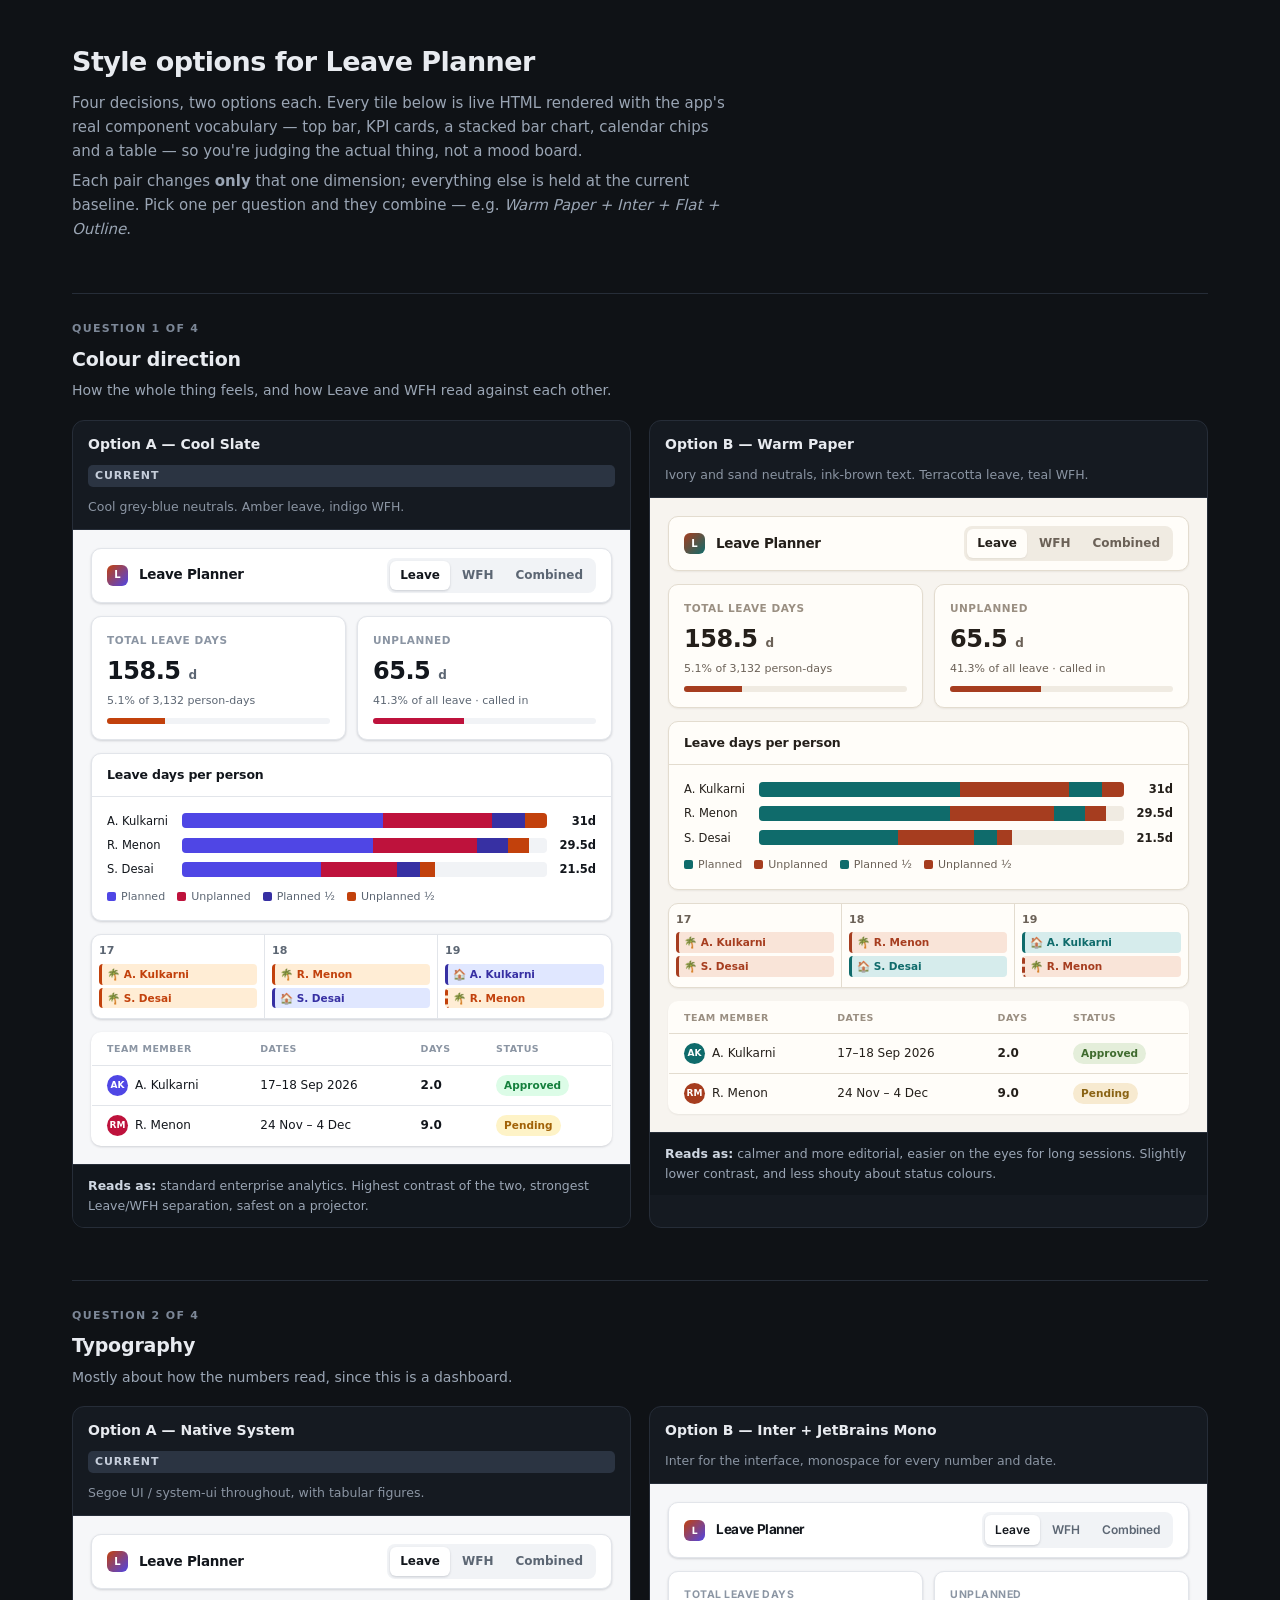
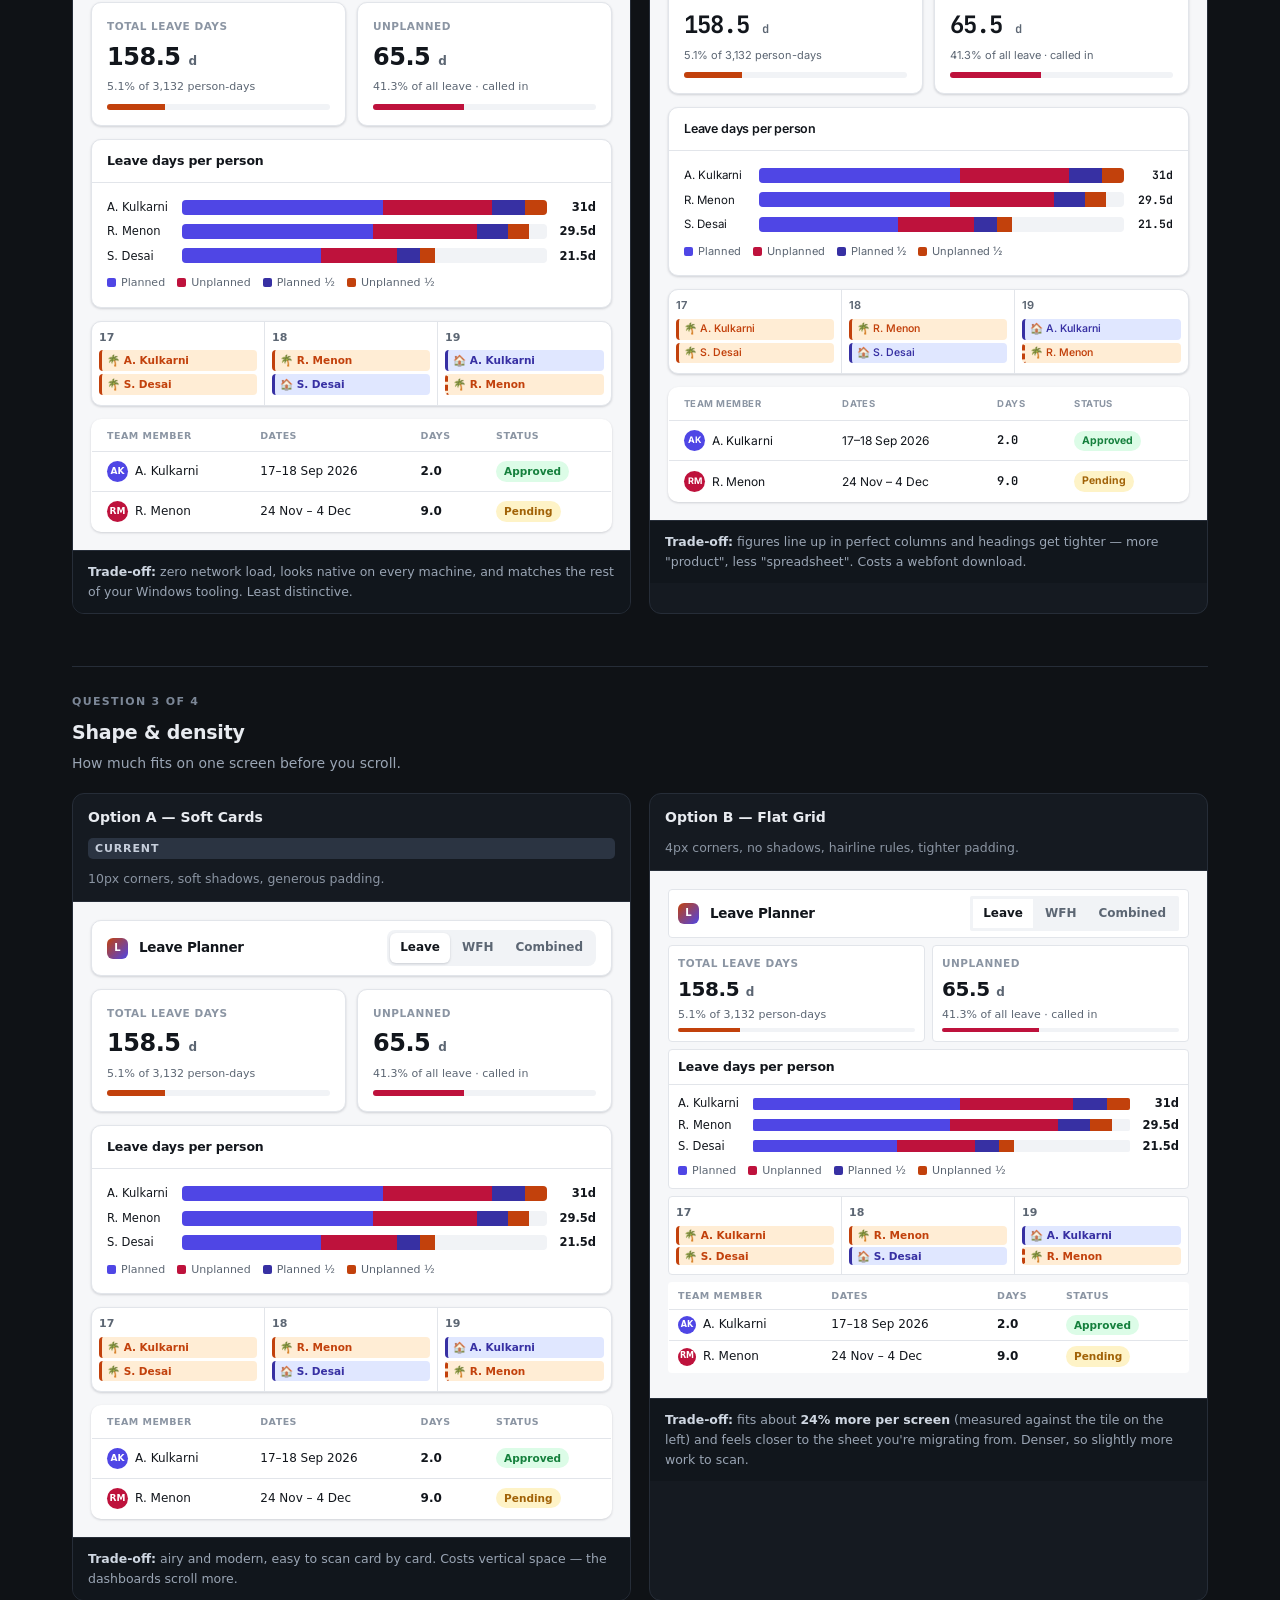
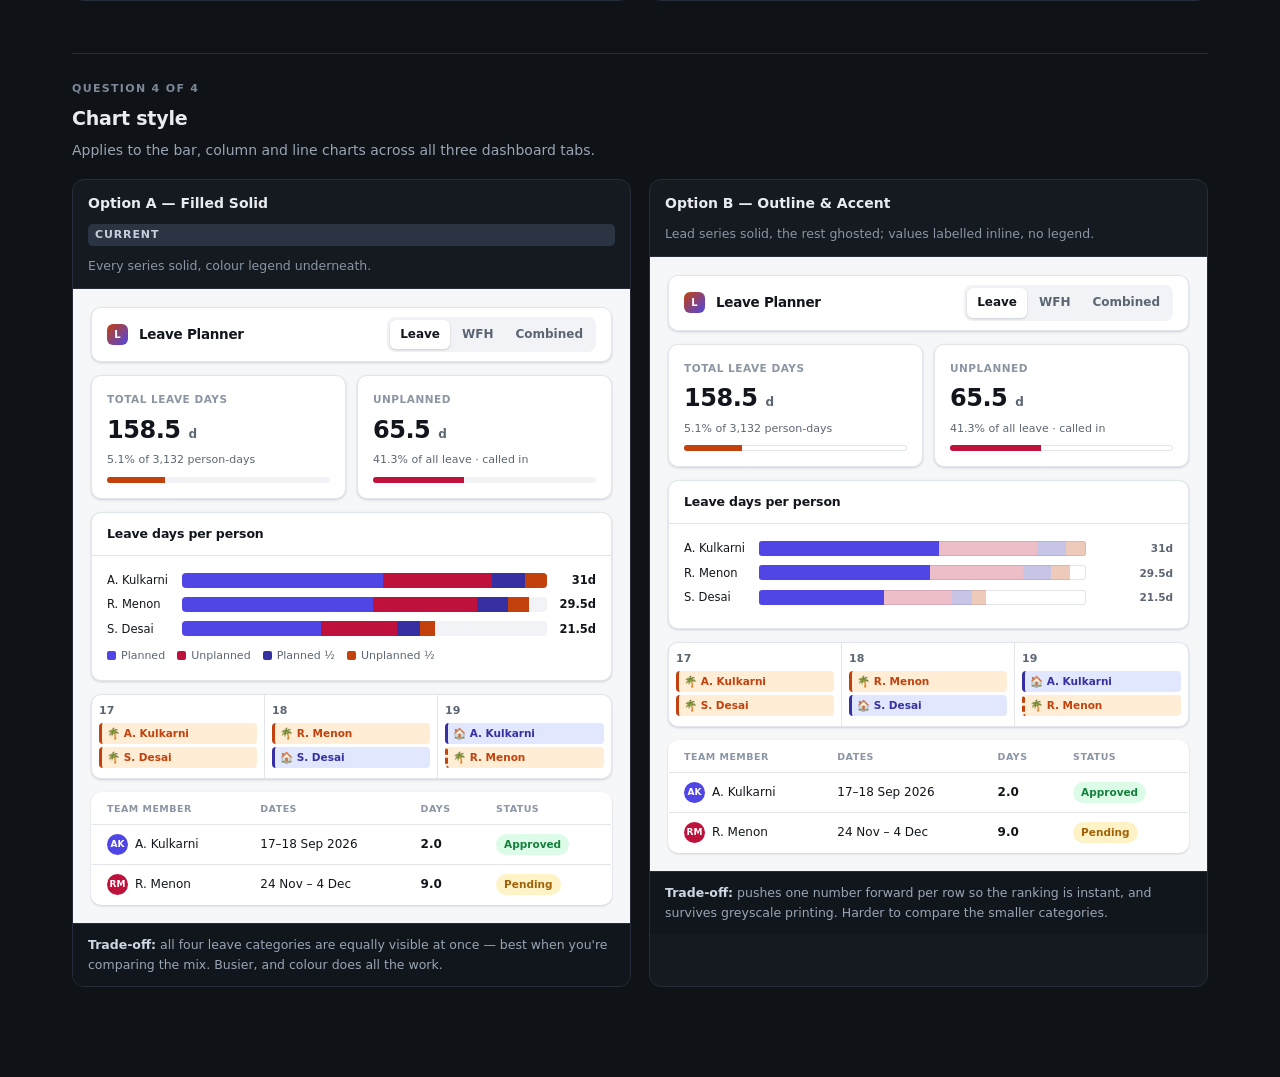
<file: design-options.html>
<!doctype html>
<html lang="en">
<head>
<meta charset="utf-8">
<meta name="viewport" content="width=device-width,initial-scale=1">
<title>Leave Planner — style options</title>
<link rel="preconnect" href="https://fonts.googleapis.com">
<link rel="preconnect" href="https://fonts.gstatic.com" crossorigin>
<link href="https://fonts.googleapis.com/css2?family=Inter:wght@400;500;600;700&family=JetBrains+Mono:wght@500;700&display=swap" rel="stylesheet">
<style>
/* ============ page chrome (not part of the options) ============ */
*{box-sizing:border-box}
body{margin:0;background:#0f1216;color:#e8ebf0;
  font:15px/1.6 system-ui,-apple-system,"Segoe UI",Roboto,sans-serif;-webkit-font-smoothing:antialiased}
.page{max-width:1180px;margin:0 auto;padding:40px 22px 90px}
.lede h1{font-size:27px;margin:0 0 8px;letter-spacing:-.02em}
.lede p{color:#9aa5b4;margin:0 0 6px;max-width:70ch}
.q{margin:52px 0 16px;padding-top:26px;border-top:1px solid #262d38}
.q .n{font-size:11px;font-weight:800;letter-spacing:.12em;text-transform:uppercase;color:#7c8797}
.q h2{font-size:19px;margin:6px 0 5px;letter-spacing:-.01em}
.q p{color:#9aa5b4;margin:0;font-size:14px;max-width:74ch}
.pair{display:grid;grid-template-columns:1fr 1fr;gap:18px;margin-top:18px}
@media(max-width:860px){.pair{grid-template-columns:1fr}}
.opt{border:1px solid #262d38;border-radius:12px;overflow:hidden;background:#151a21}
.opt>header{padding:12px 15px;border-bottom:1px solid #262d38;display:flex;gap:10px;align-items:baseline;flex-wrap:wrap}
.opt>header b{font-size:14px}
.opt>header .tag{font-size:11px;font-weight:800;letter-spacing:.08em;text-transform:uppercase;
  background:#2b3442;color:#c6cedb;padding:2px 7px;border-radius:5px}
.opt>header span{color:#8b95a3;font-size:12.5px;flex-basis:100%}
.stage{padding:18px;background:var(--bg)}
.verdict{padding:11px 15px;border-top:1px solid #262d38;color:#9aa5b4;font-size:12.5px;background:#11161c}
.verdict b{color:#cfd7e2}

/* ============ shared demo component vocabulary ============ */
/* Baseline tokens; each variant class below overrides only its own dimension. */
.demo{
  --bg:#f6f7f9; --surface:#fff; --surface2:#f1f3f6; --line:#e2e5ea;
  --text:#12161c; --muted:#5c6673; --faint:#8b95a3;
  --leave:#c2410c; --leaveBg:#ffedd5; --wfh:#3730a3; --wfhBg:#e0e7ff;
  --ok:#15803d; --okBg:#dcfce7; --warn:#a16207; --warnBg:#fef3c7;
  --accent:#1d4ed8; --c1:#4f46e5; --c4:#be123c;
  --r:10px; --pad:15px; --shadow:0 1px 2px rgba(16,24,40,.07),0 1px 3px rgba(16,24,40,.1);
  --ui:system-ui,-apple-system,"Segoe UI",Roboto,sans-serif;
  --num:system-ui,-apple-system,"Segoe UI",Roboto,sans-serif;
  --numFeat:"tnum" 1; --headWeight:650; --headTrack:-.01em;
  color:var(--text);font-family:var(--ui);
}
.demo .bar{display:flex;align-items:center;gap:11px;padding:9px var(--pad);
  background:var(--surface);border:1px solid var(--line);border-radius:var(--r);box-shadow:var(--shadow);margin-bottom:13px}
.demo .brandmark{width:21px;height:21px;border-radius:6px;background:linear-gradient(135deg,var(--leave),var(--c1));
  display:grid;place-items:center;color:#fff;font-size:10px;font-weight:800}
.demo .brandname{font-weight:700;letter-spacing:-.02em;font-size:13.5px}
.demo .tabs{display:flex;gap:2px;background:var(--surface2);padding:3px;border-radius:calc(var(--r) - 2px);margin-left:auto}
.demo .tabs i{font-style:normal;padding:5px 10px;border-radius:calc(var(--r) - 4px);font-size:12px;font-weight:600;color:var(--muted)}
.demo .tabs i.on{background:var(--surface);color:var(--text);box-shadow:var(--shadow)}
.demo .cards{display:grid;grid-template-columns:1fr 1fr;gap:11px;margin-bottom:13px}
.demo .kpi{background:var(--surface);border:1px solid var(--line);border-radius:var(--r);padding:var(--pad);box-shadow:var(--shadow)}
.demo .kpi .k{font-size:10.5px;text-transform:uppercase;letter-spacing:.05em;color:var(--faint);font-weight:700}
.demo .kpi .v{font-size:24px;font-weight:700;letter-spacing:-.02em;margin-top:3px;
  font-family:var(--num);font-feature-settings:var(--numFeat)}
.demo .kpi .v small{font-size:12px;color:var(--muted);font-weight:600}
.demo .kpi .d{font-size:11px;color:var(--muted);margin-top:2px}
.demo .meter{height:6px;border-radius:3px;background:var(--surface2);margin-top:8px;overflow:hidden;display:flex}
.demo .panel{background:var(--surface);border:1px solid var(--line);border-radius:var(--r);box-shadow:var(--shadow);overflow:hidden;margin-bottom:13px}
.demo .panel>h4{margin:0;padding:11px var(--pad);border-bottom:1px solid var(--line);font-size:12.5px;
  font-weight:var(--headWeight);letter-spacing:var(--headTrack)}
.demo .panel>.body{padding:var(--pad)}
.demo .brow{display:grid;grid-template-columns:66px 1fr 40px;gap:9px;align-items:center;margin-bottom:6px;font-size:11.5px}
.demo .brow .track{display:flex;height:15px;border-radius:4px;overflow:hidden;background:var(--surface2)}
.demo .brow .track b{display:block;height:100%}
.demo .brow .amt{text-align:right;font-weight:650;font-family:var(--num);font-feature-settings:var(--numFeat)}
.demo .legend{display:flex;gap:12px;font-size:11px;color:var(--muted);margin-top:9px}
.demo .legend span{display:flex;align-items:center;gap:5px}
.demo .legend u{width:9px;height:9px;border-radius:2px;display:block;text-decoration:none}
.demo .days{display:grid;grid-template-columns:1fr 1fr 1fr;gap:0;border:1px solid var(--line);
  border-radius:var(--r);overflow:hidden;background:var(--surface);box-shadow:var(--shadow);margin-bottom:13px}
.demo .day{padding:7px;border-right:1px solid var(--line);min-height:74px}
.demo .day:last-child{border-right:0}
.demo .day .dn{font-size:11px;font-weight:650;color:var(--muted);margin-bottom:4px}
.demo .chip{display:flex;align-items:center;gap:4px;font-size:10.5px;padding:2px 5px;border-radius:4px;
  margin-bottom:3px;border-left:3px solid;font-weight:550;white-space:nowrap}
.demo .chip.l{background:var(--leaveBg);color:var(--leave);border-color:var(--leave)}
.demo .chip.w{background:var(--wfhBg);color:var(--wfh);border-color:var(--wfh)}
.demo .chip.pend{border-left-style:dashed}
.demo table{width:100%;border-collapse:collapse;background:var(--surface);
  border:1px solid var(--line);border-radius:var(--r);overflow:hidden;box-shadow:var(--shadow)}
.demo th{text-align:left;font-size:9.5px;text-transform:uppercase;letter-spacing:.05em;color:var(--faint);
  padding:8px var(--pad);border-bottom:1px solid var(--line);font-weight:700}
.demo td{padding:9px var(--pad);border-bottom:1px solid var(--line);font-size:12px}
.demo tr:last-child td{border-bottom:0}
.demo td.n{font-family:var(--num);font-feature-settings:var(--numFeat);font-weight:650}
.demo .pill{display:inline-block;padding:2px 8px;border-radius:999px;font-size:10.5px;font-weight:700}
.demo .pill.ok{background:var(--okBg);color:var(--ok)}
.demo .pill.pd{background:var(--warnBg);color:var(--warn)}
.demo .who{display:flex;align-items:center;gap:7px}
.demo .av{width:21px;height:21px;border-radius:50%;display:grid;place-items:center;
  font-size:9px;font-weight:700;color:#fff;background:var(--c1)}

/* ---------- 1. COLOUR ---------- */
.t-warm{
  --bg:#f7f4ef; --surface:#fffdf9; --surface2:#f0ebe2; --line:#e3dccf;
  --text:#241f1a; --muted:#6b6157; --faint:#9a8f82;
  --leave:#a63d1f; --leaveBg:#f9e4d8; --wfh:#0f6b6b; --wfhBg:#d6ecec;
  --ok:#3f6b2e; --okBg:#e4eeda; --warn:#8a6314; --warnBg:#f7ead0;
  --accent:#a63d1f; --c1:#0f6b6b; --c4:#a63d1f;
  --shadow:0 1px 2px rgba(60,45,30,.07);
}
/* ---------- 2. TYPOGRAPHY ---------- */
.f-inter{
  --ui:"Inter",system-ui,sans-serif;
  --num:"JetBrains Mono",ui-monospace,monospace;
  --numFeat:normal; --headWeight:600; --headTrack:-.015em;
}
.f-inter .kpi .v{letter-spacing:-.04em}
.f-inter .brandname{letter-spacing:-.03em}
/* ---------- 3. SHAPE & DENSITY ---------- */
.s-flat{
  --r:4px; --pad:9px; --shadow:none;
}
.s-flat .day{min-height:54px}
.s-flat .kpi .v{font-size:20px;margin-top:1px}
.s-flat .kpi .d{margin-top:1px}
.s-flat .meter{margin-top:5px;height:4px}
.s-flat .bar{margin-bottom:7px;padding:6px var(--pad)}
.s-flat .panel,.s-flat table,.s-flat .days,.s-flat .cards{margin-bottom:7px}
.s-flat .cards{gap:7px}
.s-flat .brow{margin-bottom:3px}
.s-flat .brow .track{height:12px;border-radius:2px}
.s-flat .panel>h4{padding:7px var(--pad)}
.s-flat .panel>.body{padding:var(--pad)}
.s-flat th{padding:5px var(--pad)}
.s-flat td{padding:5px var(--pad)}
.s-flat .legend{margin-top:6px}
.s-flat .chip{margin-bottom:2px;padding:1px 5px}
.s-flat .av{width:18px;height:18px;font-size:8px}
/* ---------- 4. CHART STYLE ---------- */
.c-outline .brow .track{background:transparent;box-shadow:inset 0 0 0 1px var(--line);border-radius:3px}
.c-outline .brow .track b{opacity:.28}
.c-outline .brow .track b:first-child{opacity:1}
.c-outline .meter{background:transparent;box-shadow:inset 0 0 0 1px var(--line)}
.c-outline .legend{display:none}
.c-outline .brow{grid-template-columns:66px 1fr 78px}
.c-outline .brow .amt{font-size:10.5px;color:var(--muted);font-weight:600}
</style>
</head>
<body>
<div class="page">

<div class="lede">
  <h1>Style options for Leave Planner</h1>
  <p>Four decisions, two options each. Every tile below is live HTML rendered with the app's real
     component vocabulary — top bar, KPI cards, a stacked bar chart, calendar chips and a table —
     so you're judging the actual thing, not a mood board.</p>
  <p>Each pair changes <b>only</b> that one dimension; everything else is held at the current
     baseline. Pick one per question and they combine — e.g. <i>Warm Paper + Inter + Flat + Outline</i>.</p>
</div>

<!-- ============ 1. COLOUR ============ -->
<div class="q">
  <div class="n">Question 1 of 4</div>
  <h2>Colour direction</h2>
  <p>How the whole thing feels, and how Leave and WFH read against each other.</p>
</div>
<div class="pair">
  <div class="opt">
    <header><b>Option A — Cool Slate</b><span class="tag">current</span>
      <span>Cool grey-blue neutrals. Amber leave, indigo WFH.</span></header>
    <div class="stage demo"><div id="A1"></div></div>
    <div class="verdict"><b>Reads as:</b> standard enterprise analytics. Highest contrast of the two,
      strongest Leave/WFH separation, safest on a projector.</div>
  </div>
  <div class="opt">
    <header><b>Option B — Warm Paper</b>
      <span>Ivory and sand neutrals, ink-brown text. Terracotta leave, teal WFH.</span></header>
    <div class="stage demo t-warm"><div id="B1"></div></div>
    <div class="verdict"><b>Reads as:</b> calmer and more editorial, easier on the eyes for long
      sessions. Slightly lower contrast, and less shouty about status colours.</div>
  </div>
</div>

<!-- ============ 2. TYPE ============ -->
<div class="q">
  <div class="n">Question 2 of 4</div>
  <h2>Typography</h2>
  <p>Mostly about how the numbers read, since this is a dashboard.</p>
</div>
<div class="pair">
  <div class="opt">
    <header><b>Option A — Native System</b><span class="tag">current</span>
      <span>Segoe UI / system-ui throughout, with tabular figures.</span></header>
    <div class="stage demo"><div id="A2"></div></div>
    <div class="verdict"><b>Trade-off:</b> zero network load, looks native on every machine, and
      matches the rest of your Windows tooling. Least distinctive.</div>
  </div>
  <div class="opt">
    <header><b>Option B — Inter + JetBrains Mono</b>
      <span>Inter for the interface, monospace for every number and date.</span></header>
    <div class="stage demo f-inter"><div id="B2"></div></div>
    <div class="verdict"><b>Trade-off:</b> figures line up in perfect columns and headings get
      tighter — more "product", less "spreadsheet". Costs a webfont download.</div>
  </div>
</div>

<!-- ============ 3. SHAPE ============ -->
<div class="q">
  <div class="n">Question 3 of 4</div>
  <h2>Shape &amp; density</h2>
  <p>How much fits on one screen before you scroll.</p>
</div>
<div class="pair">
  <div class="opt">
    <header><b>Option A — Soft Cards</b><span class="tag">current</span>
      <span>10px corners, soft shadows, generous padding.</span></header>
    <div class="stage demo"><div id="A3"></div></div>
    <div class="verdict"><b>Trade-off:</b> airy and modern, easy to scan card by card. Costs
      vertical space — the dashboards scroll more.</div>
  </div>
  <div class="opt">
    <header><b>Option B — Flat Grid</b>
      <span>4px corners, no shadows, hairline rules, tighter padding.</span></header>
    <div class="stage demo s-flat"><div id="B3"></div></div>
    <div class="verdict"><b>Trade-off:</b> fits about <b>24% more per screen</b> (measured against
      the tile on the left) and feels closer to the sheet you're migrating from. Denser, so
      slightly more work to scan.</div>
  </div>
</div>

<!-- ============ 4. CHARTS ============ -->
<div class="q">
  <div class="n">Question 4 of 4</div>
  <h2>Chart style</h2>
  <p>Applies to the bar, column and line charts across all three dashboard tabs.</p>
</div>
<div class="pair">
  <div class="opt">
    <header><b>Option A — Filled Solid</b><span class="tag">current</span>
      <span>Every series solid, colour legend underneath.</span></header>
    <div class="stage demo"><div id="A4"></div></div>
    <div class="verdict"><b>Trade-off:</b> all four leave categories are equally visible at once —
      best when you're comparing the mix. Busier, and colour does all the work.</div>
  </div>
  <div class="opt">
    <header><b>Option B — Outline &amp; Accent</b>
      <span>Lead series solid, the rest ghosted; values labelled inline, no legend.</span></header>
    <div class="stage demo c-outline"><div id="B4"></div></div>
    <div class="verdict"><b>Trade-off:</b> pushes one number forward per row so the ranking is
      instant, and survives greyscale printing. Harder to compare the smaller categories.</div>
  </div>
</div>

</div>

<script>
/* One markup generator, rendered into every tile. Placeholder names on purpose. */
var PEOPLE = [['AK','A. Kulkarni',31,18],['RM','R. Menon',29.5,16],['SD','S. Desai',21.5,12]];

function block(){
  var rows = PEOPLE.map(function(p){
    var tot = p[2];
    return '<div class="brow"><span>'+p[1]+'</span>'
      + '<span class="track">'
      +   '<b style="width:'+(tot*0.55/31*100)+'%;background:var(--c1)"></b>'
      +   '<b style="width:'+(tot*0.30/31*100)+'%;background:var(--c4)"></b>'
      +   '<b style="width:'+(tot*0.09/31*100)+'%;background:var(--wfh)"></b>'
      +   '<b style="width:'+(tot*0.06/31*100)+'%;background:var(--leave)"></b>'
      + '</span>'
      + '<span class="amt">'+tot+'d</span></div>';
  }).join('');

  return ''
  + '<div class="bar"><span class="brandmark">L</span><span class="brandname">Leave Planner</span>'
  +   '<span class="tabs"><i class="on">Leave</i><i>WFH</i><i>Combined</i></span></div>'

  + '<div class="cards">'
  +   '<div class="kpi"><div class="k">Total leave days</div><div class="v">158.5 <small>d</small></div>'
  +     '<div class="d">5.1% of 3,132 person-days</div>'
  +     '<div class="meter"><b style="width:26%;height:100%;background:var(--leave)"></b></div></div>'
  +   '<div class="kpi"><div class="k">Unplanned</div><div class="v">65.5 <small>d</small></div>'
  +     '<div class="d">41.3% of all leave · called in</div>'
  +     '<div class="meter"><b style="width:41%;height:100%;background:var(--c4)"></b></div></div>'
  + '</div>'

  + '<div class="panel"><h4>Leave days per person</h4><div class="body">' + rows
  +   '<div class="legend">'
  +     '<span><u style="background:var(--c1)"></u>Planned</span>'
  +     '<span><u style="background:var(--c4)"></u>Unplanned</span>'
  +     '<span><u style="background:var(--wfh)"></u>Planned ½</span>'
  +     '<span><u style="background:var(--leave)"></u>Unplanned ½</span>'
  +   '</div></div></div>'

  + '<div class="days">'
  +   '<div class="day"><div class="dn">17</div>'
  +     '<div class="chip l">🌴 A. Kulkarni</div><div class="chip l">🌴 S. Desai</div></div>'
  +   '<div class="day"><div class="dn">18</div>'
  +     '<div class="chip l">🌴 R. Menon</div><div class="chip w">🏠 S. Desai</div></div>'
  +   '<div class="day"><div class="dn">19</div>'
  +     '<div class="chip w">🏠 A. Kulkarni</div><div class="chip l pend">🌴 R. Menon</div></div>'
  + '</div>'

  + '<table><thead><tr><th>Team member</th><th>Dates</th><th>Days</th><th>Status</th></tr></thead><tbody>'
  +   '<tr><td><span class="who"><span class="av">AK</span>A. Kulkarni</span></td>'
  +     '<td>17–18 Sep 2026</td><td class="n">2.0</td><td><span class="pill ok">Approved</span></td></tr>'
  +   '<tr><td><span class="who"><span class="av" style="background:var(--c4)">RM</span>R. Menon</span></td>'
  +     '<td>24 Nov – 4 Dec</td><td class="n">9.0</td><td><span class="pill pd">Pending</span></td></tr>'
  + '</tbody></table>';
}

['A1','B1','A2','B2','A3','B3','A4','B4'].forEach(function(id){
  document.getElementById(id).innerHTML = block();
});
</script>
</body>
</html>
</file>
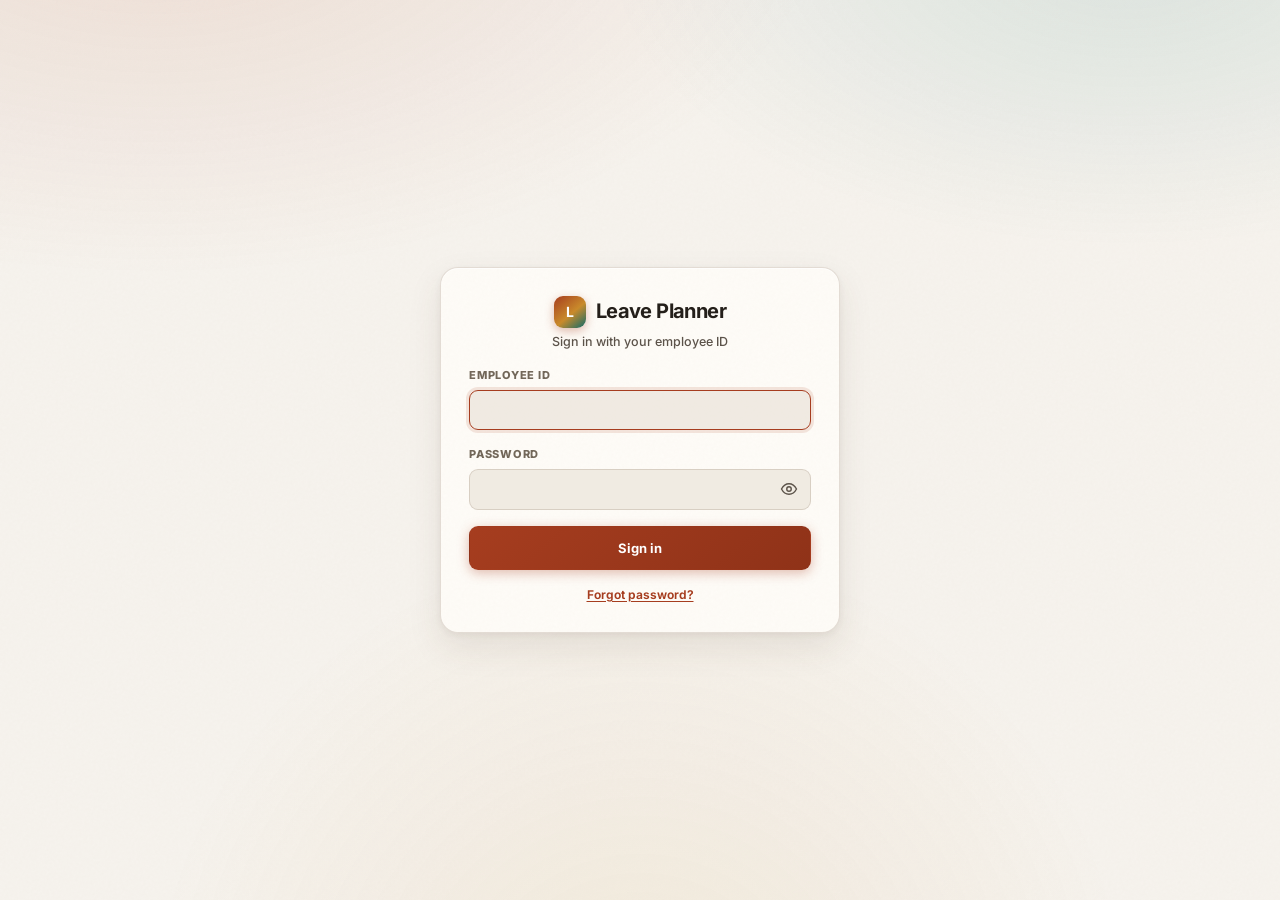
<file: login.html>
<!doctype html>
<html lang="en">
<head>
<meta charset="utf-8">
<meta name="viewport" content="width=device-width,initial-scale=1">
<title>Sign in — Leave Planner</title>
<link rel="icon" href="/favicon.ico" sizes="16x16 32x32 48x48">
<link rel="icon" href="/favicon.svg" type="image/svg+xml">
<link rel="apple-touch-icon" href="/apple-touch-icon.png">
<link rel="stylesheet" href="src/css/fonts.css">
<link rel="stylesheet" href="src/css/app.css">
<style>
  .signin{min-height:100vh;display:grid;place-items:center;padding:24px}
  .signin .card{width:min(400px,100%)}
  .signin .card:hover{transform:none}
  .signin .brand{justify-content:center;font-size:20px;margin-bottom:4px}
  .signin .brand .dot{width:32px;height:32px;font-size:14px}
  .signin .linkbtn{background:none;border:0;padding:0;font:inherit;font-weight:650;color:var(--accent);cursor:pointer;text-decoration:underline;text-underline-offset:2px}
  .signin .linkbtn:disabled{color:var(--muted);cursor:default;text-decoration:none}
  .signin .okmsg{color:var(--ok);background:var(--ok-bg);border-radius:var(--r-xs);padding:9px 11px;font-size:12.5px;font-weight:600}
  .signin .code{font-family:var(--mono, ui-monospace, monospace);font-size:20px;letter-spacing:6px;text-align:center}
</style>
</head>
<body>
<main class="signin">
  <form class="card" id="form" novalidate>
    <div class="card-b" style="display:grid;gap:16px;padding:28px">
      <div>
        <div class="brand"><span class="dot">L</span><span>Leave Planner</span></div>
        <div class="sub" style="text-align:center">Sign in with your employee ID</div>
      </div>
      <label class="f">Employee ID
        <input id="emp" name="empId" autocomplete="username" required autofocus>
      </label>
      <label class="f">Password
        <span class="pw-wrap">
          <input id="pw" name="password" type="password" autocomplete="current-password" required aria-describedby="caps">
          <button type="button" class="pw-toggle" id="pwToggle" aria-label="Show password" aria-pressed="false" title="Show password">
            <svg viewBox="0 0 24 24" aria-hidden="true" focusable="false"><path d="M2 12s3.6-7 10-7 10 7 10 7-3.6 7-10 7S2 12 2 12z"></path><circle cx="12" cy="12" r="3"></circle><path id="pwSlash" d="M4 4l16 16" display="none"></path></svg>
          </button>
        </span>
        <span class="caps" id="caps" role="status" hidden>
          <svg class="ico" viewBox="0 0 24 24" aria-hidden="true" focusable="false"><path d="M12 3.5l9.5 16.5h-19zM12 10v4.5M12 17.2v.1"></path></svg>
          Caps Lock is on
        </span>
      </label>
      <div id="ok" class="okmsg" role="status" hidden></div>
      <div id="err" class="err" role="alert" hidden></div>
      <button class="btn primary" id="go" type="submit" style="padding:11px">Sign in</button>
      <div class="sub" style="text-align:center;font-size:12px"><button type="button" class="linkbtn" id="forgot">Forgot password?</button></div>
    </div>
  </form>

  <form class="card" id="resetForm" novalidate hidden>
    <div class="card-b" style="display:grid;gap:16px;padding:28px">
      <div>
        <div class="brand"><span class="dot">L</span><span>Leave Planner</span></div>
        <div class="sub" style="text-align:center">Reset your password</div>
      </div>
      <div id="stepId" style="display:grid;gap:16px">
        <div class="sub" style="font-size:12.5px">Enter your employee ID. We'll email a 6-digit code to the address your admin has on file for you.</div>
        <label class="f">Employee ID
          <input id="rEmp" name="empId" autocomplete="username" required>
        </label>
        <button class="btn primary" id="rSend" type="submit" style="padding:11px">Email me a code</button>
      </div>
      <div id="stepCode" style="display:grid;gap:16px" hidden>
        <div id="rSent" class="okmsg" role="status"></div>
        <label class="f">6-digit code
          <input id="rCode" class="code" name="code" inputmode="numeric" autocomplete="one-time-code" maxlength="6" pattern="[0-9]{6}" required>
        </label>
        <label class="f">New password
          <input id="rPw" name="new-password" type="password" autocomplete="new-password" required>
        </label>
        <label class="f">Type it again
          <input id="rPw2" name="confirm-password" type="password" autocomplete="new-password" required>
        </label>
        <div class="sub" style="font-size:12px">At least 10 characters, not a common password, and not containing your name or employee ID.</div>
        <button class="btn primary" id="rGo" type="submit" style="padding:11px">Set new password</button>
        <div class="sub" style="text-align:center;font-size:12px">No email? Check spam, then <button type="button" class="linkbtn" id="rResend">send a new code</button></div>
      </div>
      <div id="rErr" class="err" role="alert" hidden></div>
      <div class="sub" style="text-align:center;font-size:12px"><button type="button" class="linkbtn" id="rBack">Back to sign in</button></div>
    </div>
  </form>
</main>
<script src="src/js/login.js"></script>
</body>
</html>
</file>
<file: src/css/fonts.css>
/* Inter v20 (variable, wght 100-900) - SIL Open Font License 1.1.
   Self-hosted and inlined so the app keeps zero outbound requests.
   https://github.com/rsms/inter | Copyright (c) The Inter Project Authors. */
@font-face{font-family:'Inter';font-style:normal;font-weight:100 900;font-display:swap;src:url([data-uri]) format('woff2');unicode-range:U+0100-02BA, U+02BD-02C5, U+02C7-02CC, U+02CE-02D7, U+02DD-02FF, U+0304, U+0308, U+0329, U+1D00-1DBF, U+1E00-1E9F, U+1EF2-1EFF, U+2020, U+20A0-20AB, U+20AD-20C0, U+2113, U+2C60-2C7F, U+A720-A7FF}
@font-face{font-family:'Inter';font-style:normal;font-weight:100 900;font-display:swap;src:url([data-uri]) format('woff2');unicode-range:U+0000-00FF, U+0131, U+0152-0153, U+02BB-02BC, U+02C6, U+02DA, U+02DC, U+0304, U+0308, U+0329, U+2000-206F, U+20AC, U+2122, U+2191, U+2193, U+2212, U+2215, U+FEFF, U+FFFD}
</file>
<file: src/css/app.css>
/* ============================================================================
   Leave Planner — "Warm Press"
   Warm Paper palette (terracotta / teal on ivory) rendered as floating panels of
   woven stock, warm ambient light behind, layered shadows so panels sit above the
   page rather than on it. Surface texture is organic fractal noise in the
   surface's own warm hue — never grey, no angle, no period, and weak enough to
   read as tone rather than pattern. It is background; the content is the subject.
   Glass/backdrop-blur is reserved for the sticky top bar, where content genuinely
   passes underneath and diffusing it does real work.
   Type: SF Pro Display (headings + headline figures) / SF Pro Text (interface),
   falling back to Segoe UI Variable off Apple platforms.
   ========================================================================== */

:root{
  /* --- warm paper neutrals --- */
  color-scheme:light;              /* native controls (dropdown lists, date pickers) follow the theme */
  --bg:#f7f4ef;
  --surface:rgba(255,253,249,.92);
  --surface-solid:#fffdf9;
  --surface-2:rgba(238,232,222,.85);
  --surface-3:#f0ebe2;
  --line:rgba(120,98,74,.20);
  --line-strong:rgba(120,98,74,.30);
  /* muted and faint are dark enough for small text to meet WCAG AA (4.5:1),
     including on the weekend/holiday stock */
  --text:#241f1a; --muted:#5c534a; --faint:#726759;

  /* --- leave = terracotta, wfh = teal --- */
  --leave:#a63d1f; --leave-bg:rgba(166,61,31,.11); --leave-line:rgba(166,61,31,.32);
  --wfh:#0f6b6b;  --wfh-bg:rgba(15,107,107,.11);  --wfh-line:rgba(15,107,107,.32);

  --ok:#3f6b2e; --ok-bg:rgba(63,107,46,.13);
  --warn:#8a6314; --warn-bg:rgba(138,99,20,.14);
  --bad:#a33119; --bad-bg:rgba(163,49,25,.13);
  --accent:#a63d1f; --accent-soft:rgba(166,61,31,.13);

  /* categorical — warm-biased, still separable */
  --c1:#0f6b6b; --c2:#c98a2b; --c3:#a63d1f; --c4:#8c3b6b; --c5:#4a7c3f; --c6:#3f5f9e;

  /* Leave categories: planned reads calm ochre, unplanned reads wine, and the
     lighter tint of each is its half day - so the family grouping survives.
     Checked in CIE Lab: every pair here, plus the Leave and WFH identity
     colours, is >=22 dE apart, so none can be mistaken for another. Never teal
     (that means WFH) and never terracotta (that is the Leave identity). */
  --bk-p:#a8781c; --bk-ph:#dcb471; --bk-u:#9b2456; --bk-uh:#d488a6;
  --bk-p-bg:rgba(168,120,28,.13); --bk-p-ink:#7d5810;
  --bk-u-bg:rgba(155,36,86,.12);  --bk-u-ink:#8f2150;
  /* booked day: someone already has approved (planned) leave - the planned family, as a tile tint */
  --booked-bg:#f4e6c6; --booked-line:rgba(168,120,28,.55); --booked-ink:#6f4f0e;

  /* --- floating depth --- */
  --r:18px; --r-sm:12px; --r-xs:9px;
  --lift-1:0 1px 2px rgba(74,55,36,.05), 0 4px 12px rgba(74,55,36,.06);
  --lift-2:0 2px 6px rgba(74,55,36,.06), 0 14px 34px rgba(74,55,36,.10);
  --lift-3:0 4px 10px rgba(74,55,36,.06), 0 26px 60px rgba(74,55,36,.14);
  --rim:inset 0 1px 0 rgba(255,255,255,.65);
  --blur:saturate(120%) blur(10px);

  /* SF Pro (San Francisco). Real SF resolves on Apple platforms via
     -apple-system / BlinkMacSystemFont; the named 'SF Pro *' families catch a
     local install on Windows. Off Apple platforms it lands on Inter, which was
     drawn in the SF idiom and is self-hosted in fonts.css (OFL, inlined, so the
     app still makes zero outbound requests). Segoe UI Variable then system-ui
     back that up; the variable face is listed first deliberately, since on
     Windows system-ui resolves to plain Segoe UI and would shadow it. Display for headings and headline
     figures, Text for interface copy - that is SF's own size split. */
  --display:"SF Pro Display","SF Pro",-apple-system,BlinkMacSystemFont,
    "Inter","Segoe UI Variable Display",system-ui,"Segoe UI",Roboto,sans-serif;
  --ui:"SF Pro Text","SF Pro",-apple-system,BlinkMacSystemFont,
    "Inter","Segoe UI Variable Text",system-ui,"Segoe UI",Roboto,sans-serif;
  --mono:"SF Mono",ui-monospace,Menlo,Consolas,monospace;

  /* near-opaque veil laid over the grain so the texture reads on the card
     itself, not just in the page margins */
  --veil:rgba(255,253,249,.955);
  --veil-2:rgba(237,231,220,.94);
  --tray:rgba(226,217,203,.55); --tray-inset:rgba(74,55,36,.09);

  /* Organic fibre: tiled fractal turbulence, tinted with the surface's own
     warm hue so it never greys the stock. Randomised by construction - no
     angle, no period, nothing to read as a pattern. Mean darkening is ~3
     levels: felt as material, not seen as decoration. */
  --carbon:url("data:image/svg+xml,%3Csvg xmlns='http://www.w3.org/2000/svg' width='200' height='200'%3E%3Cfilter id='w'%3E%3CfeTurbulence type='fractalNoise' baseFrequency='0.34' numOctaves='3' stitchTiles='stitch'/%3E%3CfeColorMatrix type='matrix' values='0 0 0 0 0.486 0 0 0 0 0.396 0 0 0 0 0.290 0.022 0.022 0.012 0 0'/%3E%3C/filter%3E%3Crect width='200' height='200' filter='url(%23w)'/%3E%3C/svg%3E");
}

@media (prefers-color-scheme:dark){
  :root:not([data-theme="light"]){
    color-scheme:dark; --bg:#15110d;
    --surface:rgba(38,31,25,.90);
    --surface-solid:#241e18;
    --surface-2:rgba(56,46,37,.78);
    --surface-3:#2c251e;
    --line:rgba(226,196,158,.18);
    --line-strong:rgba(226,196,158,.28);
    --text:#f2ece3; --muted:#b3a695; --faint:#9c8f7d;

    --leave:#f0a179; --leave-bg:rgba(240,161,121,.15); --leave-line:rgba(240,161,121,.34);
    --wfh:#5fcfcf;  --wfh-bg:rgba(95,207,207,.14);   --wfh-line:rgba(95,207,207,.32);

    --ok:#8ec97a; --ok-bg:rgba(142,201,122,.15);
    --warn:#e0b055; --warn-bg:rgba(224,176,85,.15);
    --bad:#ef8a70; --bad-bg:rgba(239,138,112,.15);
    --accent:#f0a179; --accent-soft:rgba(240,161,121,.16);

    --c1:#5fcfcf; --c2:#e0b055; --c3:#f0a179; --c4:#d98cc0; --c5:#9ed187; --c6:#8fa8e8;
    --bk-p:#e0b458; --bk-ph:#f0d9a8; --bk-u:#e0709e; --bk-uh:#f0a8c4;
    --bk-p-bg:rgba(224,180,88,.15); --bk-p-ink:#e0b458;
    --bk-u-bg:rgba(224,112,158,.15); --bk-u-ink:#eb92b6;
    --booked-bg:#3b2f1b; --booked-line:rgba(224,180,88,.5); --booked-ink:#e8c270;

    --lift-1:0 1px 2px rgba(0,0,0,.34), 0 4px 12px rgba(0,0,0,.30);
    --lift-2:0 2px 6px rgba(0,0,0,.36), 0 14px 34px rgba(0,0,0,.42);
    --lift-3:0 4px 10px rgba(0,0,0,.38), 0 26px 60px rgba(0,0,0,.52);
    --rim:inset 0 1px 0 rgba(255,255,255,.07);
    --veil:rgba(40,33,26,.955);
    --veil-2:rgba(58,48,38,.94);
    --tray:rgba(12,9,7,.45); --tray-inset:rgba(0,0,0,.45);
    --carbon:url("data:image/svg+xml,%3Csvg xmlns='http://www.w3.org/2000/svg' width='200' height='200'%3E%3Cfilter id='w'%3E%3CfeTurbulence type='fractalNoise' baseFrequency='0.34' numOctaves='3' stitchTiles='stitch'/%3E%3CfeColorMatrix type='matrix' values='0 0 0 0 1 0 0 0 0 0.957 0 0 0 0 0.902 0.030 0.030 0.018 0 0'/%3E%3C/filter%3E%3Crect width='200' height='200' filter='url(%23w)'/%3E%3C/svg%3E");
  }
}
:root[data-theme="dark"]{
  color-scheme:dark; --bg:#15110d;
  --surface:rgba(38,31,25,.90);
  --surface-solid:#241e18;
  --surface-2:rgba(56,46,37,.78);
  --surface-3:#2c251e;
  --line:rgba(226,196,158,.18);
  --line-strong:rgba(226,196,158,.28);
  --text:#f2ece3; --muted:#b3a695; --faint:#9c8f7d;
  --leave:#f0a179; --leave-bg:rgba(240,161,121,.15); --leave-line:rgba(240,161,121,.34);
  --wfh:#5fcfcf;  --wfh-bg:rgba(95,207,207,.14);   --wfh-line:rgba(95,207,207,.32);
  --ok:#8ec97a; --ok-bg:rgba(142,201,122,.15);
  --warn:#e0b055; --warn-bg:rgba(224,176,85,.15);
  --bad:#ef8a70; --bad-bg:rgba(239,138,112,.15);
  --accent:#f0a179; --accent-soft:rgba(240,161,121,.16);
  --c1:#5fcfcf; --c2:#e0b055; --c3:#f0a179; --c4:#d98cc0; --c5:#9ed187; --c6:#8fa8e8;
  --bk-p:#e0b458; --bk-ph:#f0d9a8; --bk-u:#e0709e; --bk-uh:#f0a8c4;
  --bk-p-bg:rgba(224,180,88,.15); --bk-p-ink:#e0b458;
  --bk-u-bg:rgba(224,112,158,.15); --bk-u-ink:#eb92b6;
    --booked-bg:#3b2f1b; --booked-line:rgba(224,180,88,.5); --booked-ink:#e8c270;
  --lift-1:0 1px 2px rgba(0,0,0,.34), 0 4px 12px rgba(0,0,0,.30);
  --lift-2:0 2px 6px rgba(0,0,0,.36), 0 14px 34px rgba(0,0,0,.42);
  --lift-3:0 4px 10px rgba(0,0,0,.38), 0 26px 60px rgba(0,0,0,.52);
  --rim:inset 0 1px 0 rgba(255,255,255,.07);
  --veil:rgba(40,33,26,.955);
  --veil-2:rgba(58,48,38,.94);
  --tray:rgba(12,9,7,.45); --tray-inset:rgba(0,0,0,.45);
  --carbon:url("data:image/svg+xml,%3Csvg xmlns='http://www.w3.org/2000/svg' width='200' height='200'%3E%3Cfilter id='w'%3E%3CfeTurbulence type='fractalNoise' baseFrequency='0.34' numOctaves='3' stitchTiles='stitch'/%3E%3CfeColorMatrix type='matrix' values='0 0 0 0 1 0 0 0 0 0.957 0 0 0 0 0.902 0.030 0.030 0.018 0 0'/%3E%3C/filter%3E%3Crect width='200' height='200' filter='url(%23w)'/%3E%3C/svg%3E");
}

*{box-sizing:border-box}
/* The hidden attribute must win: a class that sets display (.caps, .bulkbar...)
   otherwise beats the browser's own [hidden] rule and the element stays on screen. */
[hidden]{display:none!important}

/* Ambient warm light — fixed, so cards drift over it as you scroll. */
body{
  margin:0; color:var(--text); font-family:var(--ui);
  font-size:14px; line-height:1.55; letter-spacing:-.011em;
  background:var(--bg);
  -webkit-font-smoothing:antialiased;
}
body::before{
  content:''; position:fixed; inset:0; z-index:-1; pointer-events:none;
  background:
    radial-gradient(1100px 620px at 12% -12%, rgba(166,61,31,.13), transparent 62%),
    radial-gradient(900px 520px at 88% -6%,  rgba(15,107,107,.12), transparent 58%),
    radial-gradient(800px 800px at 50% 115%, rgba(201,138,43,.10), transparent 62%);
}
body::after{
  content:''; position:fixed; inset:0; z-index:-1; pointer-events:none;
  background-image:var(--carbon); background-repeat:repeat;
}

h1,h2,h3,h4{margin:0;font-family:var(--display);font-weight:700;letter-spacing:-.024em}
button,input,select,textarea{font:inherit;font-family:var(--ui);color:inherit}
/* Every form control gets the app's surface, ink and border, so none falls back
   to the browser's white box with inherited (light, in dark mode) text. :where()
   keeps this at zero specificity - any component rule below still wins. */
:where(select, textarea, input:not([type=checkbox], [type=radio], [type=range], [type=color])){
  background-color:var(--surface-2);color:var(--text);border:1px solid var(--line);border-radius:var(--r-xs)}
:where(select){padding:6px 9px;font-size:13px;font-weight:500;cursor:pointer;max-width:100%}
:where(select, textarea, input):focus-visible{outline:none;border-color:var(--accent);box-shadow:0 0 0 3px var(--accent-soft)}
select option,select optgroup{background-color:var(--surface-solid);color:var(--text)}
select:disabled{opacity:.6;cursor:not-allowed}
input[type=checkbox],input[type=radio]{accent-color:var(--accent)}
a{color:var(--accent)}
.num,.mono{font-family:var(--ui);font-variant-numeric:tabular-nums;font-weight:600;letter-spacing:-.01em}

/* ---------- shell ---------- */
.app{max-width:1340px;margin:0 auto;padding:0 22px 80px}
.topbar{
  /* top:0 rather than a floating offset — an offset leaves a gap that scrolled
     content shows through above the bar. */
  position:sticky; top:0; z-index:40; margin:12px 0 24px;
  padding:10px 14px; display:flex; align-items:center; gap:16px; flex-wrap:wrap;
  background:var(--surface); border:1px solid var(--line); border-radius:var(--r);
  box-shadow:var(--lift-2), var(--rim);
  -webkit-backdrop-filter:var(--blur); backdrop-filter:var(--blur);
}
.topbar::after{
  content:'';position:absolute;inset:0;border-radius:inherit;pointer-events:none;
  background-image:var(--carbon);
}
.brand{display:flex;align-items:center;gap:10px;font-family:var(--display);
  font-weight:700;letter-spacing:-.03em;font-size:16.5px}
.brand .dot{width:26px;height:26px;border-radius:9px;
  background:linear-gradient(140deg,var(--leave),var(--c2) 55%,var(--wfh));
  display:grid;place-items:center;color:#fff;font-size:12px;font-weight:700;
  box-shadow:0 3px 10px rgba(166,61,31,.35)}
.nav{display:flex;gap:3px;background:var(--surface-2);padding:4px;border-radius:var(--r-sm);
  border:1px solid var(--line)}
.nav a{padding:6px 14px;border-radius:var(--r-xs);text-decoration:none;color:var(--muted);
  font-weight:700;font-size:13px;white-space:nowrap;transition:.18s}
.nav a:hover{color:var(--text);background:var(--surface-2)}
.nav a.on{background:var(--surface-solid);color:var(--text);box-shadow:var(--lift-1)}
.spacer{flex:1}
.who{display:flex;align-items:center;gap:9px}
.who select{background:var(--surface-2);border:1px solid var(--line);border-radius:var(--r-xs);
  padding:7px 10px;max-width:190px;font-weight:600;font-size:13px}
.iconbtn{background:var(--surface-2);border:1px solid var(--line);border-radius:var(--r-xs);
  width:34px;height:34px;cursor:pointer;display:grid;place-items:center;font-size:15px;transition:.18s}
.iconbtn:hover{border-color:var(--line-strong);transform:translateY(-1px);box-shadow:var(--lift-1)}

/* ---------- floating surfaces ---------- */
/* One recipe for every raised surface: carbon weave over paper grain over the
   veil. Kept in a single rule so the texture can never drift between elements. */
.card,.kpi,.day,.modal .box{
  background-color:var(--surface-solid);
  background-image:var(--carbon);
}
.card{
  border:1px solid var(--line); border-radius:var(--r);
  box-shadow:var(--lift-2), var(--rim);
  transition:transform .22s cubic-bezier(.22,1,.36,1), box-shadow .22s;
}
.card:hover{transform:translateY(-2px);box-shadow:var(--lift-3), var(--rim)}
.card-h{padding:15px 18px;border-bottom:1px solid var(--line);display:flex;align-items:center;
  gap:11px;flex-wrap:wrap}
.card-h h3{font-size:16px;font-weight:700}
.card-b{padding:18px}
.sub{color:var(--muted);font-size:12.5px;font-weight:500;font-family:var(--ui);letter-spacing:0}
.grid{display:grid;gap:18px}
.grid>*,.calwrap>*,.g2>*,.kpis>*{min-width:0}
.row{display:flex;gap:10px;align-items:center;flex-wrap:wrap}

.btn{background:var(--surface-2);border:1px solid var(--line);border-radius:var(--r-xs);
  padding:8px 15px;cursor:pointer;font-weight:700;font-size:13px;white-space:nowrap;
  transition:.18s;box-shadow:var(--lift-1)}
.btn:hover{border-color:var(--line-strong);transform:translateY(-1px);box-shadow:var(--lift-2)}
.btn:active{transform:translateY(0)}
.btn.primary{background:linear-gradient(140deg,var(--leave),#8f3218);border-color:transparent;color:#fff;
  box-shadow:0 3px 12px rgba(166,61,31,.34)}
.btn.primary:hover{box-shadow:0 6px 20px rgba(166,61,31,.42)}
.btn.ok{background:var(--ok-bg);color:var(--ok);border-color:transparent}
.btn.bad{background:var(--bad-bg);color:var(--bad);border-color:transparent}
.btn:disabled{opacity:.45;cursor:not-allowed;transform:none}
.btn.sm{padding:5px 11px;font-size:12px}

label.f{display:flex;flex-direction:column;gap:6px;font-size:11px;font-weight:800;
  color:var(--faint);text-transform:uppercase;letter-spacing:.07em}
label.f>select,label.f>input,label.f>textarea{
  background:var(--surface-2);border:1px solid var(--line);border-radius:var(--r-xs);
  padding:9px 11px;font-weight:500;font-size:13px;color:var(--text);width:100%;
  text-transform:none;letter-spacing:0;transition:.18s}
label.f>select:focus,label.f>input:focus,label.f>textarea:focus{
  outline:none;border-color:var(--accent);box-shadow:0 0 0 3px var(--accent-soft)}

.pill{display:inline-flex;align-items:center;gap:5px;padding:3px 10px;border-radius:999px;
  font-size:11.5px;font-weight:750;border:1px solid transparent;white-space:nowrap;letter-spacing:-.01em}
.pill.leave{background:var(--leave-bg);color:var(--leave);border-color:var(--leave-line)}
.pill.wfh{background:var(--wfh-bg);color:var(--wfh);border-color:var(--wfh-line)}
.pill.Approved{background:var(--ok-bg);color:var(--ok)}
.pill.Pending{background:var(--warn-bg);color:var(--warn)}
.pill.Declined{background:var(--bad-bg);color:var(--bad)}
.pill.ghost{background:var(--surface-2);color:var(--muted);border-color:var(--line)}
.empty{padding:44px 18px;text-align:center;color:var(--faint);font-size:13px}
.avatar{width:27px;height:27px;border-radius:50%;display:grid;place-items:center;
  font-family:var(--ui);font-size:10px;font-weight:800;letter-spacing:.02em;color:#fff;flex:none;
  box-shadow:0 2px 7px rgba(74,55,36,.24), inset 0 1px 0 rgba(255,255,255,.22)}

.tabs{display:flex;gap:3px;background:var(--surface-2);padding:4px;border-radius:var(--r-sm);
  border:1px solid var(--line);box-shadow:var(--lift-1);max-width:100%;overflow-x:auto;
  scrollbar-width:none}
.tabs::-webkit-scrollbar{display:none}
.tabs button{background:none;border:0;padding:7px 15px;border-radius:var(--r-xs);cursor:pointer;
  color:var(--muted);font-weight:700;font-size:13px;display:flex;align-items:center;gap:7px;
  transition:.18s;white-space:nowrap;flex:none}
.tabs button:hover{color:var(--text)}
.tabs button.on{background:var(--surface-solid);color:var(--text);box-shadow:var(--lift-1)}
.count{background:var(--surface-3);border-radius:999px;padding:1px 7px;font-size:11px;font-weight:700;
  font-family:var(--ui);font-variant-numeric:tabular-nums}
.tabs button.on .count{background:var(--accent);color:#fff}

table{width:100%;border-collapse:collapse}
th{text-align:left;font-size:10.5px;text-transform:uppercase;letter-spacing:.09em;color:var(--faint);
  padding:11px 14px;border-bottom:1px solid var(--line);font-weight:800}
td{padding:11px 14px;border-bottom:1px solid var(--line);vertical-align:middle}
tbody tr:last-child td{border-bottom:0}
tbody tr{transition:background .15s}
tbody tr:hover{background:var(--surface-2)}
.scroll{overflow-x:auto}

/* ---------- calendar ---------- */
.calwrap{display:grid;grid-template-columns:minmax(0,1fr) 340px;gap:18px;align-items:start}
@media(max-width:1000px){.calwrap{grid-template-columns:1fr}}
/* The grid is a recessed tray; each day is a raised, textured tile sitting in it. */
.calscroll{overflow-x:auto;padding:12px;
  background:linear-gradient(var(--tray),var(--tray));
  box-shadow:inset 0 2px 5px var(--tray-inset), inset 0 -1px 0 rgba(255,255,255,.28)}
.calhead{display:grid;grid-template-columns:repeat(7,1fr);gap:8px;margin-bottom:8px}
.calhead div{padding:2px 4px;font-size:10.5px;font-weight:800;text-transform:uppercase;
  letter-spacing:.09em;color:var(--faint);text-align:center}
.calgrid{display:grid;grid-template-columns:repeat(7,1fr);gap:8px}
.day{min-height:120px;padding:8px;display:flex;flex-direction:column;gap:3px;cursor:pointer;
  position:relative;overflow:hidden;text-align:left;
  border:1px solid var(--line);border-radius:var(--r-sm);
  box-shadow:var(--lift-1), var(--rim);
  transition:transform .18s cubic-bezier(.22,1,.36,1), box-shadow .18s, filter .18s}
.day:hover{transform:translateY(-3px);box-shadow:var(--lift-3), var(--rim);z-index:3}
.day.out{opacity:.42;box-shadow:none}
/* weekends step back via a warmer, flatter stock — never by desaturating, which
   would grey them out against the warm palette */
.day.we{background-color:var(--surface-3);box-shadow:none;border-style:dashed}
.day.sel{box-shadow:0 0 0 2px var(--accent), var(--lift-3);z-index:4;transform:translateY(-3px)}
.day .dnum{font-family:var(--display);font-size:13.5px;font-weight:700;color:var(--muted);
  display:flex;align-items:center;gap:6px}
.day.today .dnum b{background:linear-gradient(140deg,var(--leave),#8f3218);color:#fff;
  width:22px;height:22px;border-radius:50%;display:grid;place-items:center;font-size:11px;
  box-shadow:0 2px 8px rgba(166,61,31,.42)}
.chip{display:flex;align-items:center;gap:5px;font-size:11px;padding:3px 7px;border-radius:7px;
  line-height:1.35;border-left:3px solid;overflow:hidden;white-space:nowrap;text-overflow:ellipsis;
  font-weight:600;box-shadow:0 1px 3px rgba(74,55,36,.10)}
/* Leave chips are coloured by category so planned vs unplanned is readable on
   the calendar itself. The leaf/house icon still carries Leave vs WFH. */
.chip.leave{background:var(--leave-bg);color:var(--leave);border-color:var(--leave)}
.chip.leave.planned{background:var(--bk-p-bg);color:var(--bk-p-ink);border-color:var(--bk-p)}
.chip.leave.unplanned{background:var(--bk-u-bg);color:var(--bk-u-ink);border-color:var(--bk-u)}
.chip.wfh{background:var(--wfh-bg);color:var(--wfh);border-color:var(--wfh)}
.chip.pend{border-left-style:dashed;opacity:.9}
.chip .half{font-family:var(--ui);font-size:9px;opacity:.9;font-weight:800}
.more{font-size:10.5px;color:var(--faint);padding-left:5px;font-weight:650}
.daybar{display:flex;position:absolute;top:0;left:0;right:0;height:4px;overflow:hidden}
.daybar i{flex:1}
.legend{display:flex;gap:15px;flex-wrap:wrap;font-size:12px;color:var(--muted);align-items:center}
.legend b{display:inline-block;width:11px;height:11px;border-radius:4px;margin-right:6px;vertical-align:-1px}
.side .item{padding:11px 16px;border-bottom:1px solid var(--line);display:flex;gap:11px;align-items:flex-start}
.side .item:last-child{border-bottom:0}

/* ---------- dashboards ---------- */
.kpis{display:grid;grid-template-columns:repeat(auto-fit,minmax(180px,1fr));gap:14px}
/* the four leave categories are a fixed set - never let them orphan-wrap 3+1 */
.kpis.quad{grid-template-columns:repeat(4,1fr)}
@media(max-width:1080px){.kpis.quad{grid-template-columns:repeat(2,1fr)}}
@media(max-width:520px){.kpis.quad{grid-template-columns:1fr}}
.kpi{border:1px solid var(--line);border-radius:var(--r-sm);
  padding:15px 17px;box-shadow:var(--lift-2), var(--rim);
  transition:transform .22s cubic-bezier(.22,1,.36,1), box-shadow .22s}
.kpi:hover{transform:translateY(-3px);box-shadow:var(--lift-3), var(--rim)}
.kpi .k{font-size:10.5px;text-transform:uppercase;letter-spacing:.09em;color:var(--faint);font-weight:800}
.kpi .v{font-family:var(--display);font-size:31px;font-weight:700;letter-spacing:-.038em;
  margin-top:5px;font-variant-numeric:tabular-nums;line-height:1.05}
.kpi .d{font-size:11.5px;color:var(--muted);margin-top:4px;font-weight:500}
.kpi .v small{font-size:13px;color:var(--muted);font-weight:600;font-family:var(--ui)}

.bar-row{display:grid;grid-template-columns:138px 1fr 68px;gap:12px;align-items:center;
  margin-bottom:8px;font-size:12.5px}
.bar-row .nm{overflow:hidden;text-overflow:ellipsis;white-space:nowrap;font-weight:650}
.bar{display:flex;height:18px;border-radius:6px;overflow:hidden;background:var(--surface-2);
  box-shadow:inset 0 1px 2px rgba(74,55,36,.07)}
.bar i{display:block;transition:width .45s cubic-bezier(.22,1,.36,1)}
.bar i:hover{filter:brightness(1.12)}
.lg{display:flex;gap:14px;flex-wrap:wrap;font-size:11.5px;color:var(--muted);margin-top:14px}
.lg span{display:flex;align-items:center;gap:6px}
.lg b{width:10px;height:10px;border-radius:3px;display:block}
.spark{display:block;width:100%;height:auto;overflow:visible}
.g2{display:grid;grid-template-columns:1fr 1fr;gap:18px}
@media(max-width:900px){.g2{grid-template-columns:1fr}}
.section-title{display:flex;align-items:center;gap:12px;margin:30px 0 14px}
.section-title h2{font-size:20px;letter-spacing:-.028em;font-weight:700}
.section-title .rule{flex:1;height:1px;background:linear-gradient(90deg,var(--line-strong),transparent)}
.tag{font-size:11px;font-weight:700;padding:3px 9px;border-radius:7px;background:var(--surface-2);
  color:var(--muted);border:1px solid var(--line)}

/* ---------- modal ---------- */
.modal{position:fixed;inset:0;background:rgba(36,26,18,.42);display:grid;place-items:center;
  z-index:100;padding:20px;-webkit-backdrop-filter:blur(6px);backdrop-filter:blur(6px);
  animation:fade .18s ease}
@keyframes fade{from{opacity:0}to{opacity:1}}
.modal .box{border:1px solid var(--line);border-radius:22px;
  width:min(580px,100%);max-height:88vh;overflow:auto;
  box-shadow:0 30px 80px rgba(36,26,18,.34), var(--rim);
  animation:rise .26s cubic-bezier(.22,1,.36,1)}
@keyframes rise{from{opacity:0;transform:translateY(14px) scale(.98)}to{opacity:1;transform:none}}
.modal .box.wide{width:min(880px,100%)}
.modal .box h3{font-size:15.5px}
.modal .box .tabs{box-shadow:none}
.modal .box table th,.modal .box table td{padding:8px 10px}
.f2{display:grid;grid-template-columns:1fr 1fr;gap:14px}
@media(max-width:520px){.f2{grid-template-columns:1fr}}
.toast{position:fixed;bottom:24px;left:50%;transform:translateX(-50%);
  background:var(--text);color:var(--bg);padding:11px 20px;border-radius:12px;font-size:13px;
  font-weight:650;z-index:200;box-shadow:0 14px 36px rgba(36,26,18,.36);
  animation:rise .26s cubic-bezier(.22,1,.36,1)}
.err{color:var(--bad);font-size:12px;font-weight:650;margin-top:8px}

/* ---------- responsive ---------- */
@media(max-width:760px){
  .app{padding:0 14px 60px}
  .topbar{gap:11px;border-radius:var(--r-sm)}
  .nav a{padding:6px 11px}
  .calhead,.calgrid{min-width:680px}
  .day{min-height:104px}
  .calscroll{padding:9px}
}
@media (prefers-reduced-motion:reduce){
  *{animation:none!important;transition:none!important}
  .card:hover,.kpi:hover,.btn:hover,.iconbtn:hover{transform:none}
}

/* ---------- icons ---------- */
.ico{width:1em;height:1em;flex:none;vertical-align:-.14em;stroke:currentColor;fill:none;
  stroke-width:1.9;stroke-linecap:round;stroke-linejoin:round}
.btn{display:inline-flex;align-items:center;justify-content:center;gap:7px}
.btn .ico{font-size:15px}
.btn.sm .ico{font-size:13px}
.iconbtn .ico{font-size:17px}
.tabs button .ico{font-size:15px}
.pill .ico{font-size:12.5px}
.sub .ico,.legend .ico,.stat .ico{font-size:14px}
.chip .ico{font-size:11.5px}
.empty .ico{display:block;font-size:30px;margin:0 auto 8px;color:var(--ok)}
.legend span{display:inline-flex;align-items:center;gap:5px}
.legend b{margin-right:2px}

/* ---------- profile menu ---------- */
.menu-wrap{position:relative}
.who-btn{display:flex;align-items:center;gap:9px;background:none;border:1px solid transparent;
  border-radius:var(--r-xs);padding:4px 8px 4px 4px;cursor:pointer;text-align:left;color:inherit;transition:.18s}
.who-btn:hover,.who-btn[aria-expanded="true"]{background:var(--surface-2);border-color:var(--line)}
.who-btn>.ico{font-size:15px;color:var(--muted)}
.menu{position:absolute;right:0;top:calc(100% + 8px);z-index:60;min-width:260px;padding:6px;
  background:var(--surface-solid);border:1px solid var(--line);border-radius:var(--r-sm);box-shadow:var(--lift-3)}
.menu .mi{display:flex;align-items:center;gap:10px;width:100%;padding:9px 10px;border:0;background:none;
  border-radius:var(--r-xs);cursor:pointer;font-weight:600;font-size:13px;color:var(--text);text-align:left}
.menu .mi:hover,.menu .mi:focus-visible{background:var(--surface-2);outline:none}
.menu .mi .ico{font-size:17px;color:var(--muted)}
.menu .sep{height:1px;background:var(--line);margin:6px 4px}
.menu .mlabel{padding:6px 10px 5px;font-size:10.5px;font-weight:700;letter-spacing:.08em;
  text-transform:uppercase;color:var(--faint)}
.seg{display:flex;gap:3px;padding:3px;background:var(--surface-2);border:1px solid var(--line);border-radius:var(--r-xs)}
.menu .seg{margin:0 6px 4px}
.seg button{flex:1;border:0;background:none;padding:6px 10px;border-radius:6px;cursor:pointer;
  font-size:12px;font-weight:650;color:var(--muted);white-space:nowrap}
.seg button:hover{color:var(--text)}
.seg button.on{background:var(--surface-solid);color:var(--text);box-shadow:var(--lift-1)}

/* ---------- notices ---------- */
.notice{margin-bottom:18px;border-left:4px solid var(--ok)}
.notice .nl{display:flex;align-items:flex-start;gap:9px;font-size:13px;padding:3px 0}
.notice .nl .ico{font-size:17px;margin-top:1px}

/* ---------- calendar: holidays, drag to apply, my requests ---------- */
.calgrid{user-select:none;-webkit-user-select:none}
.day.hol{background-color:var(--surface-3);border-style:dashed}
.holname{display:flex;align-items:center;gap:4px;font-size:10.5px;font-weight:700;color:var(--accent);
  overflow:hidden;white-space:nowrap;text-overflow:ellipsis;min-width:0}
.holname .ico{font-size:11px}
.day.rng{box-shadow:0 0 0 2px var(--wfh), var(--lift-2);z-index:3}
.hint{font-size:11.5px;color:var(--faint);font-weight:500}
/* booked: approved planned leave (managers/admins) or any approved leave (employees) */
.day.booked{background-color:var(--booked-bg);border-color:var(--booked-line)}
.booked-tag{margin-left:auto;display:inline-flex;align-items:center;gap:3px;font-family:var(--ui);font-size:9.5px;
  font-weight:800;letter-spacing:.06em;text-transform:uppercase;color:var(--booked-ink);white-space:nowrap}
.booked-tag .ico{font-size:10.5px}
.agenda .arow.booked{background:var(--booked-bg)}
.agenda .booked-tag{margin-left:0}
.legend b.booked-swatch{background:var(--booked-bg);border:1px solid var(--booked-line)}
.stat{display:flex;align-items:center;justify-content:space-between;gap:8px}
.stat .sub{display:inline-flex;align-items:center;gap:7px}

/* ---------- toasts with an action ---------- */
.toast{display:flex;align-items:center;gap:16px}
.toast-action{background:none;border:0;color:inherit;font:inherit;font-weight:800;cursor:pointer;
  padding:2px 2px;text-decoration:underline;text-underline-offset:3px}

/* ---------- settings page ---------- */
.settings{display:grid;grid-template-columns:210px minmax(0,1fr);gap:18px;align-items:start}
.snav{display:flex;flex-direction:column;gap:3px;padding:8px}
.snav button{display:flex;align-items:center;gap:10px;border:0;background:none;padding:9px 12px;
  border-radius:var(--r-xs);cursor:pointer;font-weight:650;font-size:13px;color:var(--muted);text-align:left;white-space:nowrap}
.snav button:hover{color:var(--text);background:var(--surface-2)}
.snav button.on{background:var(--surface-2);color:var(--text)}
.snav .ico{font-size:17px}
.bulkbar{display:flex;align-items:center;gap:10px;flex-wrap:wrap;padding:9px 12px;border:1px solid var(--accent);
  border-radius:var(--r-xs);background:var(--accent-soft)}
.bulkbar select{background:var(--surface-solid);color:var(--text);border:1px solid var(--line);border-radius:var(--r-xs);padding:6px 9px;font-size:13px}
.searchbox{display:flex;align-items:center;gap:7px;background:var(--surface-2);border:1px solid var(--line);
  border-radius:var(--r-xs);padding:0 10px;color:var(--muted)}
.searchbox input{border:0;background:none;padding:8px 0;font-size:13px;min-width:190px;outline:none;color:var(--text)}

/* ---------- phones ---------- */
.agenda{display:flex;flex-direction:column}
.agenda .arow{display:grid;grid-template-columns:52px minmax(0,1fr);gap:12px;padding:10px 14px;
  border-bottom:1px solid var(--line);align-items:start}
.agenda .arow:last-child{border-bottom:0}
.agenda .arow.today{background:var(--accent-soft)}
.agenda .arow.hol{background:var(--surface-3)}
.agenda .adate{display:flex;flex-direction:column;align-items:center;line-height:1.15}
.agenda .adate b{font-family:var(--display);font-size:19px}
.agenda .adate span{font-size:10.5px;font-weight:700;text-transform:uppercase;letter-spacing:.08em;color:var(--faint)}
.agenda .achips{display:flex;flex-direction:column;gap:5px;min-width:0}
.agenda .chip{font-size:12.5px;padding:6px 10px}
.mobile-apply{display:none}
@media(max-width:760px){
  .mobile-apply{display:flex;gap:8px;position:fixed;left:0;right:0;bottom:0;z-index:50;
    padding:10px 14px calc(10px + env(safe-area-inset-bottom));
    background:var(--surface);border-top:1px solid var(--line);
    -webkit-backdrop-filter:var(--blur);backdrop-filter:var(--blur)}
  .mobile-apply .btn{flex:1;padding:12px}
  .app{padding-bottom:100px}
  .apply-card{display:none}
  .topbar{position:static}
  .who-text{display:none}
  .settings{grid-template-columns:1fr}
  .snav{flex-direction:row;overflow-x:auto}
}

/* ---------- sign-in extras ---------- */
.pw-wrap{position:relative;display:flex}
label.f .pw-wrap>input{background:var(--surface-2);border:1px solid var(--line);border-radius:var(--r-xs);
  padding:9px 46px 9px 11px;font-weight:500;font-size:13px;color:var(--text);width:100%;
  text-transform:none;letter-spacing:0;transition:.18s}
label.f .pw-wrap>input:focus{outline:none;border-color:var(--accent);box-shadow:0 0 0 3px var(--accent-soft)}
.pw-toggle{position:absolute;right:5px;top:50%;transform:translateY(-50%);width:34px;height:30px;
  display:grid;place-items:center;border:0;background:none;border-radius:6px;cursor:pointer;color:var(--muted)}
.pw-toggle:hover{background:var(--surface-3);color:var(--text)}
.pw-toggle svg{width:18px;height:18px;stroke:currentColor;fill:none;stroke-width:1.9;stroke-linecap:round;stroke-linejoin:round}
.caps{display:flex;align-items:center;gap:6px;font-size:12px;font-weight:650;color:var(--warn);text-transform:none;letter-spacing:0}
</file>
